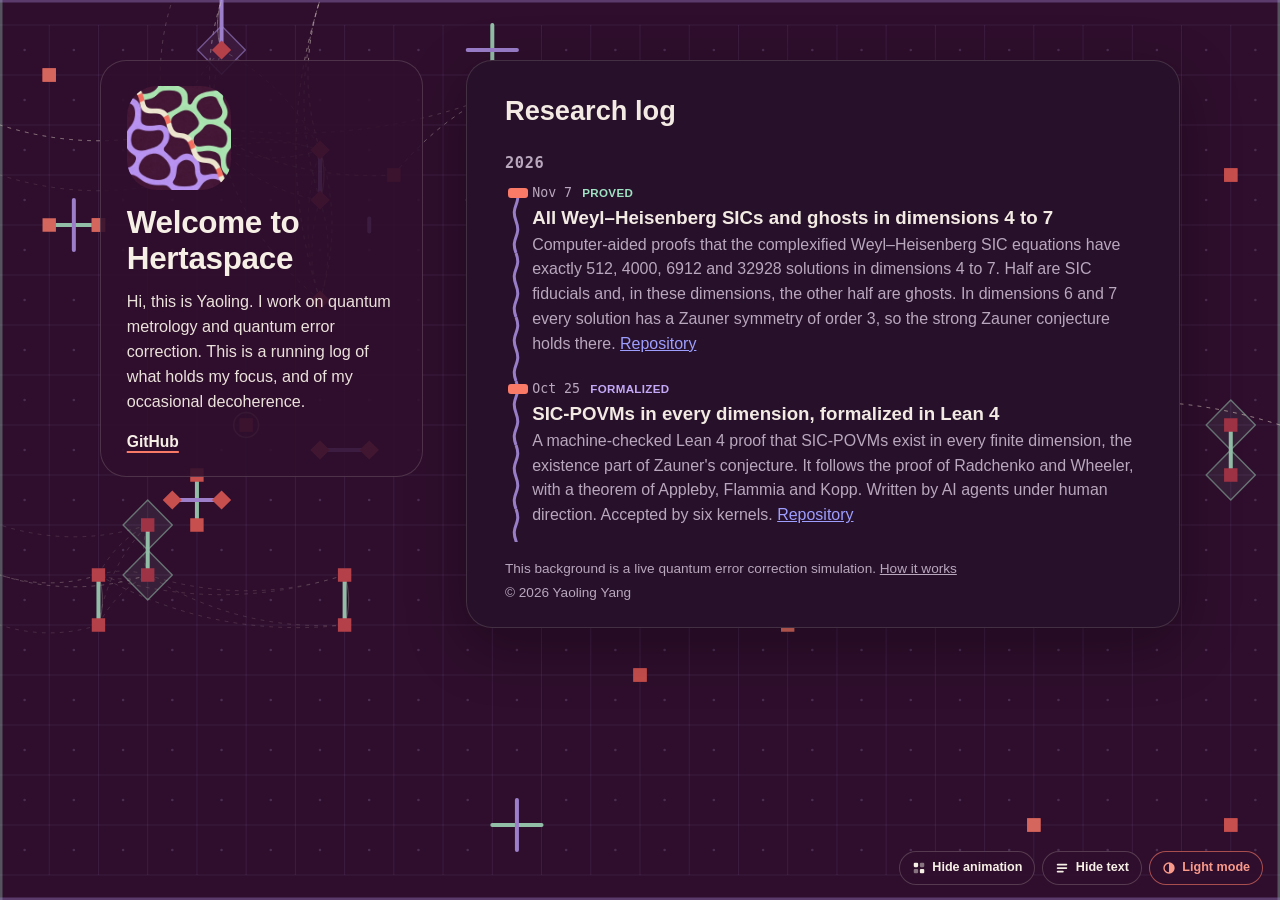
<file: index.html>
<!DOCTYPE html>
<html lang="en">
<head>
  <meta charset="utf-8">
  <meta name="viewport" content="width=device-width, initial-scale=1">
  <title>Hertaspace · Yaoling Yang</title>
  <meta name="description" content="Hertaspace is the log of Yaoling Yang: research, learning, and whatever else I find interesting, in quantum metrology and quantum error correction.">
  <link rel="canonical" href="https://hertaspace.github.io/">
  <meta property="og:title" content="Hertaspace · Yaoling Yang">
  <meta property="og:description" content="A log of research, learning, and whatever else I find interesting.">
  <meta property="og:image" content="https://hertaspace.github.io/avatar.jpg">
  <link rel="icon" href="avatar.jpg">
  <link rel="alternate" type="application/rss+xml" title="Research notes" href="feed.xml">
  <link rel="preload" href="fonts/newsreader-roman.woff2" as="font" type="font/woff2" crossorigin>
  <meta name="theme-color" content="#f0e9dd">
  <link rel="stylesheet" id="css-light" href="light.css">
  <link rel="stylesheet" id="css-dark" href="dark.css" media="not all">
  <script>(function(){var t="dark";try{t=localStorage.getItem("site-theme")||"dark"}catch(e){}var r=document.documentElement;r.dataset.theme=t;document.getElementById("css-light").media=t==="dark"?"not all":"all";document.getElementById("css-dark").media=t==="dark"?"all":"not all";document.querySelector('meta[name="theme-color"]').content=t==="dark"?"#2f0f2d":"#f0e9dd"})()</script>
  <script type="application/ld+json">
  {
    "@context": "https://schema.org",
    "@type": "Person",
    "name": "Yaoling Yang",
    "url": "https://hertaspace.github.io/",
    "image": "https://hertaspace.github.io/avatar.jpg",
    "knowsAbout": ["quantum metrology", "quantum error correction"],
    "sameAs": ["https://github.com/Hertaspace"]
  }
  </script>
</head>
<body>
<canvas id="bg-canvas" aria-hidden="true"></canvas>
<div class="shell">
  <aside class="intro">
    <img class="avatar" src="avatar.jpg" alt="" width="104" height="104">
    <h1>Welcome to Hertaspace</h1>
    <p class="bio">Hi, this is Yaoling. I work on quantum metrology and quantum error correction. This is a running log of what holds my focus, and of my occasional decoherence.</p>
    <p class="links"><a href="https://github.com/Hertaspace">GitHub</a></p>
  </aside>

  <main class="sheet">
    <header class="sheet-head">
      <h2>Research log</h2>
    </header>

    <section class="year">
      <h3>2026</h3>
      <ol class="log">
        <li class="entry">
          <p class="stamp"><time datetime="2026-11-07">Nov 7</time><span class="tag proved">Proved</span></p>
          <h4><a href="notes/sic-povm-counts.html">All Weyl–Heisenberg SICs and ghosts in dimensions 4 to 7</a></h4>
          <p>Computer-aided proofs that the complexified Weyl–Heisenberg SIC equations have exactly 512, 4000, 6912 and 32928 solutions in dimensions 4 to 7. Half are SIC fiducials and, in these dimensions, the other half are ghosts. In dimensions 6 and 7 every solution has a Zauner symmetry of order 3, so the strong Zauner conjecture holds there. <a href="https://github.com/Hertaspace/sic-povm-counts">Repository</a></p>
        </li>
        <li class="entry">
          <p class="stamp"><time datetime="2026-10-25">Oct 25</time><span class="tag formal">Formalized</span></p>
          <h4><a href="notes/sic-povms-lean.html">SIC-POVMs in every dimension, formalized in Lean 4</a></h4>
          <p>A machine-checked Lean 4 proof that SIC-POVMs exist in every finite dimension, the existence part of Zauner's conjecture. It follows the proof of Radchenko and Wheeler, with a theorem of Appleby, Flammia and Kopp. Written by AI agents under human direction. Accepted by six kernels. <a href="https://github.com/Hertaspace/sic-povm-lean">Repository</a></p>
        </li>
      </ol>
    </section>

    <footer>
      <p class="dark-only-note">This background is a live quantum error correction simulation. <a href="how-it-works.html">How it works</a></p>
      <p>&copy; 2026 Yaoling Yang</p>
    </footer>
  </main>
</div>
<script src="site.js" defer></script>
</body>
</html>
</file>
<file: light.css>
* { box-sizing: border-box; }
html { -webkit-text-size-adjust: 100%; scroll-behavior: smooth; }
body { margin: 0; }
img { max-width: 100%; }
.hero { display: flex; align-items: center; gap: 1.5rem; }
.avatar { flex-shrink: 0; object-fit: cover; }
.pubs, .notes, .projects { list-style: none; padding-left: 0; margin: 0; }
.notes .desc, .projects .desc { display: block; }
.note pre { overflow-x: auto; }
.katex-display { overflow-x: auto; overflow-y: hidden; }
@media (max-width: 560px) {
  .hero { flex-direction: column; align-items: flex-start; gap: 1rem; }
}
.sidenote { display: none; }
.status { margin: .35rem 0 0; font-size: .85rem; color: var(--muted); }
.toc, .reading { display: none; }
.note-footer { text-align: left; }

@font-face { font-family:"Newsreader"; src:url("fonts/newsreader-roman.woff2") format("woff2"); font-weight:200 800; font-style:normal; font-display:swap; }
@font-face { font-family:"Newsreader"; src:url("fonts/newsreader-italic.woff2") format("woff2"); font-weight:200 800; font-style:italic; font-display:swap; }
@font-face { font-family:"Plex Mono"; src:url("fonts/plexmono-400.woff2") format("woff2"); font-weight:400; font-display:swap; }
@font-face { font-family:"Plex Mono"; src:url("fonts/plexmono-500.woff2") format("woff2"); font-weight:500; font-display:swap; }
:root {
  color-scheme:light;
  --paper:#f0e9dd; --ink:#241423; --body:#3c2c3b; --soft:#625560; --hair:color-mix(in srgb,var(--ink) 14%,var(--paper)); --plum:#4f1f4c; --coral:#b23a25;
  --proved:#166048; --formal:#5b37a8; --numeric:#7f4500; --open:#5a5563; --preprint:#28558f; --note:#7a3b5e;
  --serif:"Newsreader","Iowan Old Style",Georgia,serif; --mono:"Plex Mono",ui-monospace,Menlo,monospace;
}
html { font-size:18.5px; background:var(--paper); -webkit-font-smoothing:antialiased; text-rendering:optimizeLegibility; }
body { margin:0; color:var(--body); background:var(--paper) radial-gradient(circle at center,color-mix(in srgb,var(--plum) 15%,transparent) .8px,transparent 1.1px) 0 0/25px 25px; font:400 1rem/1.5 var(--serif); font-optical-sizing:auto; font-variant-numeric:oldstyle-nums; }
::selection { background:#e6dbf5; color:var(--ink); }
a { color:inherit; text-decoration-color:color-mix(in srgb,var(--coral) 55%,transparent); text-decoration-thickness:1px; text-underline-offset:.17em; transition:color .15s, text-decoration-color .15s; }
a:hover { color:var(--coral); text-decoration-color:var(--coral); }
a:focus-visible { outline:2px solid var(--plum); outline-offset:3px; border-radius:2px; }

.shell { display:grid; grid-template-columns:17rem minmax(0,34rem); gap:5.5rem; justify-content:center; align-items:start; padding:6rem 2.5rem 5rem; }
.intro { position:sticky; top:6rem; }
.avatar { width:56px; height:56px; border-radius:15px; display:block; object-fit:cover; }
.intro h1 { margin:1.15rem 0 0; font:400 2.15rem/1.08 var(--serif); letter-spacing:-.018em; color:var(--ink); }
.bio { margin:.8rem 0 0; font-size:1rem; line-height:1.46; text-wrap:pretty; }
.links { display:flex; gap:1.05rem; margin:1rem 0 0; font-style:italic; }

.sheet-head { padding-bottom:.95rem; border-bottom:1px solid var(--ink); }
.sheet-head h2 { margin:0; font:400 1.5rem/1.15 var(--serif); letter-spacing:-.012em; color:var(--ink); }
.sheet-head p { margin:.25rem 0 0; font-size:.86rem; font-style:italic; color:var(--soft); }
.year { display:grid; grid-template-columns:4.6rem minmax(0,1fr); padding-top:1.5rem; }
.year + .year { margin-top:.55rem; border-top:1px solid var(--hair); }
.year h3 { margin:.3rem 0 0; font:500 .7rem/1 var(--mono); letter-spacing:.04em; color:var(--soft); }
.log { list-style:none; margin:0; padding:0; grid-column:1 / -1; }
.year h3 { grid-column:1; grid-row:1; }
.log { grid-row:1; }
.entry { display:grid; grid-template-columns:4.6rem minmax(0,1fr); column-gap:0; padding:0 0 1.45rem; }
.stamp { grid-column:2; display:flex; gap:.65rem; align-items:baseline; margin:0 0 .22rem; font:400 .68rem/1.3 var(--mono); }
.stamp time { color:var(--soft); }
.tag { font-weight:500; letter-spacing:.015em; }
.proved { color:var(--proved); } .formal { color:var(--formal); } .numeric { color:var(--numeric); } .open { color:var(--open); } .preprint { color:var(--preprint); }
.entry h4 { grid-column:2; margin:0; font:500 1.17rem/1.22 var(--serif); letter-spacing:-.006em; color:var(--ink); text-wrap:balance; }
.entry h4 a { text-decoration:none; background:linear-gradient(var(--coral),var(--coral)) 0 100%/0 1px no-repeat; transition:background-size .25s, color .15s; }
.entry h4 a:hover { background-size:100% 1px; color:var(--coral); }
.entry > p:last-child { grid-column:2; margin:.24rem 0 0; font-size:.94rem; line-height:1.42; color:var(--soft); text-wrap:pretty; }
.sheet footer { margin-top:.9rem; padding-top:.8rem; border-top:1px solid var(--hair); font-size:.76rem; color:var(--soft); }
.sheet footer p { margin:0; }

/* note page */
.topnav { display:flex; justify-content:space-between; max-width:35rem; margin:0 auto; padding:2.6rem 1.5rem 0; font-size:.9rem; font-style:italic; }
.topnav a { color:var(--soft); text-decoration:none; }
main.note { max-width:35rem; margin:0 auto; padding:3.4rem 1.5rem 5rem; line-height:1.56; }
.kicker { margin:0 0 .6rem; font:500 .68rem/1 var(--mono); letter-spacing:.03em; color:var(--coral); }
.note h1 { margin:0; font:400 2.25rem/1.1 var(--serif); letter-spacing:-.018em; color:var(--ink); text-wrap:balance; }
.note .meta { margin:.8rem 0 0; font-size:.9rem; font-style:italic; color:var(--soft); }
.note .status { font:400 .68rem/1.3 var(--mono); margin-top:.4rem; color:var(--soft); }
.abstract { margin:2rem 0; padding:1rem 0; border-top:1px solid var(--ink); border-bottom:1px solid var(--hair); font-size:.96rem; }
.abstract h2 { margin:0 0 .3rem; font:500 .68rem/1 var(--mono); letter-spacing:.03em; color:var(--soft); }
.abstract p { margin:.45rem 0 0; }
.note h2 { margin:2rem 0 .3rem; font:500 1.22rem/1.25 var(--serif); color:var(--ink); }
.note p { text-wrap:pretty; }
.note-footer { margin-top:2.6rem; padding-top:.2rem; border-top:1px solid var(--hair); font-size:.9rem; }
.note-footer h2 { font-size:.95rem; }
pre { margin:.6rem 0; padding:.8rem .95rem; overflow-x:auto; background:color-mix(in srgb,var(--ink) 5%,var(--paper)); border-radius:6px; font:400 .68rem/1.5 var(--mono); color:var(--body); }

@media (max-width:900px) {
  html { font-size:18px; }
  .shell { grid-template-columns:minmax(0,34rem); gap:2.6rem; padding:3rem 1.4rem 3.2rem; }
  .intro { position:static; }
}
@media (max-width:520px) {
  .year, .entry { grid-template-columns:minmax(0,1fr); }
  .year h3 { grid-column:1; grid-row:auto; margin:0 0 .8rem; }
  .log { grid-row:auto; }
  .stamp, .entry h4, .entry > p:last-child { grid-column:1; }
}

/* the live lattice belongs to the dark theme */
#bg-canvas, .hud { display:none; }
.dock { position:fixed; right:1.1rem; bottom:1rem; z-index:4; display:flex; gap:.4rem; }
.dock .dark-only { display:none; }
.dock button { display:flex; align-items:center; gap:.4rem; height:1.75rem; padding:0 .65rem; font:400 .64rem/1 var(--mono); color:var(--soft); background:color-mix(in srgb,var(--paper) 88%,transparent); -webkit-backdrop-filter:blur(6px); backdrop-filter:blur(6px); border:1px solid var(--hair); border-radius:999px; cursor:pointer; transition:color .15s, border-color .15s; }
.dock button:hover { color:var(--ink); border-color:var(--soft); }
.dock button:focus-visible { outline:2px solid var(--plum); outline-offset:2px; }
.dock svg { width:12px; height:12px; fill:currentColor; flex:none; }
@media (max-width:900px) {
  .dock { right:.7rem; bottom:.7rem; }
  .dock button { width:2.3rem; height:2.3rem; padding:0; justify-content:center; }
  .dock button span { display:none; }
  .dock svg { width:15px; height:15px; }
}
.legend, .toast { display:none; }
.tune { display:none; }
.tag-note { color:var(--note); }
.sheet footer p + p { margin-top:.25rem; }
.note table { width:100%; margin:1rem 0; border-collapse:collapse; font-size:.86rem; font-variant-numeric:lining-nums tabular-nums; }
.note th { text-align:left; font-weight:500; color:var(--ink); border-bottom:1px solid var(--ink); padding:.25rem .6rem .3rem 0; }
.note td { border-bottom:1px solid var(--hair); padding:.3rem .6rem .3rem 0; }
.note ul { margin:.6rem 0; padding-left:1.15rem; } .note li { margin-bottom:.32rem; }
.note code { font:400 .78em var(--mono); }
.dark-only-note { display:none; }
</file>
<file: dark.css>
* { box-sizing: border-box; }
html { -webkit-text-size-adjust: 100%; scroll-behavior: smooth; }
body { margin: 0; }
img { max-width: 100%; }
.hero { display: flex; align-items: center; gap: 1.5rem; }
.avatar { flex-shrink: 0; object-fit: cover; }
.pubs, .notes, .projects { list-style: none; padding-left: 0; margin: 0; }
.notes .desc, .projects .desc { display: block; }
.note pre { overflow-x: auto; }
.katex-display { overflow-x: auto; overflow-y: hidden; }
@media (max-width: 560px) {
  .hero { flex-direction: column; align-items: flex-start; gap: 1rem; }
}
.sidenote { display: none; }
.status { margin: .35rem 0 0; font-size: .85rem; color: var(--muted); }
.toc, .reading { display: none; }
.note-footer { text-align: left; }

:root {
  --plum:#2f0f2d; --paper:#fbf6ee; --ink:#2c1530; --soft:#6d5a70; --line:#e7dbe0;
  --violet:#6a3fbd; --mint:#1c7a5c; --coral:#d9513c; --amber:#a35a00; --grey:#6c6a78; --blue:#2d5fb5;
  --rail:#b598ee; --mark:#fa7a68;
}
:root {
  color-scheme:dark;
  --paper:#26102a; --ink:#f3ebe3; --soft:#b9a7bd; --line:#46284b;
  --violet:#c3a9f6; --mint:#9fe2c1; --coral:#ff9583; --amber:#f3bb74; --grey:#b0adc0; --blue:#9dc1f7;
  --rail:#6d4a8c;
}
html { font-size:17px; background:var(--plum); }
body { margin:0; min-height:100vh; color:var(--ink); background:transparent; font-family:-apple-system,BlinkMacSystemFont,"Segoe UI",Roboto,"Helvetica Neue",Arial,sans-serif; line-height:1.55; }
#bg-canvas { position:fixed; inset:0; width:100vw; height:100vh; z-index:-1; display:block; }
.shell { display:grid; grid-template-columns:19rem minmax(0,42rem); gap:2.5rem; justify-content:center; align-items:start; padding:3.5rem 2rem 6rem; }

.intro { position:sticky; top:2.5rem; color:#f6efe6; background:rgba(47,15,45,.88); border:1px solid rgba(245,236,220,.16); border-radius:26px; padding:1.5rem 1.5rem 1.3rem; }
.avatar { width:104px; height:104px; border-radius:30px; display:block; object-fit:cover; }
.intro h1 { margin:.9rem 0 0; font:750 1.85rem/1.12 ui-rounded,"SF Pro Rounded",-apple-system,sans-serif; letter-spacing:-.01em; }
.tagline { margin:.3rem 0 0; color:#c7f0d8; font-weight:600; font-size:.95rem; }
.bio { margin:.8rem 0 0; font-size:.95rem; color:#ece2dc; }
.links { display:flex; gap:1rem; margin:.9rem 0 0; }
.links a { color:#f6efe6; font-weight:650; font-size:.92rem; text-decoration-color:#fa7a68; text-underline-offset:4px; text-decoration-thickness:2px; }

.sheet { background:var(--paper); border-radius:26px; padding:2rem 2.25rem 1.4rem; box-shadow:0 18px 60px rgba(0,0,0,.28); border:1px solid transparent; }
.sheet, main.note { border-color:rgba(245,236,220,.14); }
.sheet-head h2 { margin:0; font:750 1.6rem/1.2 ui-rounded,"SF Pro Rounded",-apple-system,sans-serif; }
.sheet-head p { margin:.2rem 0 0; color:var(--soft); font-size:.92rem; }
.year { margin-top:1.7rem; }
.year h3 { margin:0 0 .7rem; font:700 .9rem/1 ui-monospace,"SF Mono",Menlo,monospace; color:var(--soft); letter-spacing:.04em; }
.log { list-style:none; margin:0; padding:0 0 0 1.6rem; position:relative; }
.log::before { content:""; position:absolute; left:.28rem; top:.35rem; bottom:.5rem; width:12px; background:url("data:image/svg+xml,%3Csvg xmlns='http://www.w3.org/2000/svg' width='12' height='64'%3E%3Cpath d='M6 0C12 16 0 16 6 32S0 48 6 64' fill='none' stroke='%23b598ee' stroke-width='3'/%3E%3C/svg%3E") repeat-y center top; opacity:.8; }
.entry { position:relative; padding-bottom:1.35rem; }
.entry::before { content:""; position:absolute; left:-1.42rem; top:.26rem; width:20px; height:10px; border-radius:3px; background:var(--mark); transition:transform .18s; }
.entry:hover::before { transform:scale(1.35); }
.stamp { margin:0; display:flex; gap:.6rem; align-items:baseline; font-size:.78rem; }
.stamp time { color:var(--soft); font-family:ui-monospace,"SF Mono",Menlo,monospace; }
.tag { font-weight:700; letter-spacing:.03em; text-transform:uppercase; font-size:.68rem; }
.proved { color:var(--mint); } .formal { color:var(--violet); } .numeric { color:var(--amber); } .open { color:var(--grey); } .preprint { color:var(--blue); }
.entry h4 { margin:.12rem 0 .15rem; font-size:1.1rem; font-weight:680; line-height:1.3; }
.entry h4 a { color:var(--ink); text-decoration:none; background:linear-gradient(var(--mark),var(--mark)) 0 100%/0 2px no-repeat; transition:background-size .22s; padding-bottom:1px; }
.entry h4 a:hover { background-size:100% 2px; }
.entry > p:last-child { margin:0; color:var(--soft); font-size:.94rem; }
.sheet footer { color:var(--soft); font-size:.8rem; padding-top:.4rem; }
.sheet footer p { margin:0; }

.reveal-on .entry { opacity:0; transform:translateY(14px); transition:opacity .45s, transform .45s; }
.reveal-on .entry.seen { opacity:1; transform:none; }

.hud { position:fixed; left:1rem; bottom:.9rem; z-index:2; margin:0; display:flex; flex-direction:column; gap:.05rem; max-width:24rem; padding:.5rem .75rem; border-radius:12px; font:11.5px/1.45 ui-monospace,"SF Mono",Menlo,monospace; color:#e8dfda; background:rgba(47,15,45,.88); border:1px solid rgba(245,236,220,.14); pointer-events:none; }
.hud .fails.hot { color:#fa9a8a; font-weight:700; }
.hud .hint { color:#a897a6; }
.hud:empty { display:none; }

/* note page */
.topnav { display:flex; gap:1.1rem; width:min(44rem,calc(100% - 2rem)); margin:1.5rem auto 0; font-weight:650; font-size:.9rem; }
.topnav a { color:#f6efe6; text-decoration:none; background:rgba(47,15,45,.72); padding:.2rem .7rem; border-radius:999px; }
main.note { width:min(44rem,calc(100% - 2rem)); margin:1rem auto 6rem; background:var(--paper); border-radius:26px; padding:2rem 2.25rem; box-sizing:border-box; box-shadow:0 18px 60px rgba(0,0,0,.28); }
.kicker { color:var(--coral); font-weight:700; font-size:.78rem; letter-spacing:.03em; text-transform:uppercase; margin:0 0 .3rem; }
.note h1 { margin:0; font:750 1.9rem/1.15 ui-rounded,"SF Pro Rounded",-apple-system,sans-serif; }
.note .meta { margin:.3rem 0 0; color:var(--soft); font-size:.9rem; }
.note h2 { font-size:1.2rem; margin:1.5rem 0 .4rem; }
.abstract { border-left:4px solid var(--rail); padding-left:1rem; margin:1.2rem 0; }
.abstract h2 { margin-top:0; font-size:1rem; }
.note a { color:var(--violet); }
pre { font-size:.78rem; background:rgba(127,90,160,.1); border-radius:10px; padding:.7rem .9rem; }

@media (max-width:960px) {
  .shell { grid-template-columns:minmax(0,1fr); gap:1rem; padding:1rem .75rem 1rem; }
  .intro { position:static; }
  .sheet { padding:1.5rem 1.25rem 1rem; }
  main.note { padding:1.5rem 1.25rem; }
  .hud { position:static; max-width:none; margin:0 .75rem 1.5rem; }
  .hud .hint { display:none; }
}

/* display switches */
.dock { position:fixed; right:1rem; bottom:.9rem; z-index:4; display:flex; gap:.4rem; }
.dock button { display:flex; align-items:center; gap:.4rem; height:2rem; padding:0 .7rem; font:600 .74rem/1 -apple-system,BlinkMacSystemFont,"Segoe UI",Roboto,sans-serif; color:#f6efe6; background:rgba(47,15,45,.9); border:1px solid rgba(245,236,220,.2); border-radius:999px; cursor:pointer; transition:border-color .15s, color .15s; }
.dock button:hover { border-color:#fa7a68; }
.dock button:focus-visible { outline:2px solid #a9e5c3; outline-offset:2px; }
.dock button.off { color:#fa9a8a; border-color:rgba(250,122,104,.6); }
.dock svg { width:14px; height:14px; fill:currentColor; flex:none; }
.shell, main.note, .topnav, .hud { transition:opacity .25s, visibility .25s; }
body.panels-hidden .shell, body.panels-hidden main.note, body.panels-hidden .topnav, body.panels-hidden .hud { opacity:0; visibility:hidden; }
body.panels-hidden { overflow:hidden; }
.hud { display:none; }
body.hud-shown .hud { display:flex; }
body.anim-hidden .hud { display:none; }
body.anim-hidden .dock .details, body.panels-hidden .dock .details { display:none; }
@media (max-width:960px) {
  .dock { right:.6rem; bottom:.6rem; }
  .dock button { width:2.5rem; height:2.5rem; padding:0; justify-content:center; }
  .dock button span { display:none; }
  .dock svg { width:16px; height:16px; }
}

/* the background steps back while someone is reading */
#bg-canvas { opacity:.82; transition:opacity .7s; }
body:has(.sheet:hover, .intro:hover, main.note:hover) #bg-canvas { opacity:.5; }
body.panels-hidden #bg-canvas { opacity:1; }

/* demo legend and failure notice, shown only with the text hidden */
.legend, .toast { display:none; }
body.panels-hidden .legend { display:block; position:fixed; left:1rem; bottom:.9rem; z-index:3; max-width:24rem; padding:.6rem .8rem; color:#efe6e0; background:rgba(47,15,45,.9); border:1px solid rgba(245,236,220,.16); border-radius:12px; font:11.5px/1.5 ui-monospace,"SF Mono",Menlo,monospace; pointer-events:none; }
body.anim-hidden .legend, body.anim-hidden .toast { display:none !important; }
.legend-title { margin:0 0 .3rem; color:#f6efe6; font-weight:700; }
.legend ul { list-style:none; display:grid; grid-template-columns:1fr 1fr; gap:.05rem .9rem; margin:0; padding:0; }
.legend li { display:flex; align-items:center; gap:.4rem; }
.legend i { flex:none; display:inline-block; width:10px; height:10px; border-radius:50%; }
.legend .k-x { background:#a9e5c3; } .legend .k-z { background:#b598ee; }
.legend .k-fired { background:#fa7a68; border-radius:2px; }
.legend .k-msg { width:12px; height:0; border-radius:0; border-top:2px solid #f5ecdc; }
.legend .k-fix { background:none; border:2px solid #f5ecdc; box-sizing:border-box; }
.legend .k-long { width:12px; height:0; border-radius:0; border-top:1px dashed #cdb9f5; }
.legend-stats { margin:.35rem 0 0; color:#b9a7bd; }
.toast { position:fixed; left:50%; top:1.2rem; z-index:3; transform:translateX(-50%); padding:.3rem .8rem; color:#2f0f2d; background:#fa7a68; border-radius:999px; font:600 12px/1.3 ui-monospace,"SF Mono",Menlo,monospace; opacity:0; pointer-events:none; }
body.panels-hidden .toast.show { display:block; animation:notice 2.4s ease forwards; }
@keyframes notice { 0%, 100% { opacity:0; } 10%, 80% { opacity:1; } }
@media (max-width:640px) { body.panels-hidden .legend { left:.5rem; right:.5rem; bottom:3.6rem; max-width:none; } }

/* demo settings */
.tune { display:none; }
body.panels-hidden .tune { display:grid; gap:.5rem; position:fixed; right:1rem; top:1rem; z-index:3; width:15.5rem; padding:.7rem .8rem; color:#efe6e0; background:rgba(47,15,45,.92); border:1px solid rgba(245,236,220,.16); border-radius:12px; font:11.5px/1.4 ui-monospace,"SF Mono",Menlo,monospace; }
body.anim-hidden .tune { display:none !important; }
.tune label { display:grid; gap:.15rem; }
.tune label span { display:flex; justify-content:space-between; gap:.6rem; }
.tune output { color:#fa9a8a; font-weight:700; }
.tune input[type="range"] { width:100%; margin:0; height:1.1rem; accent-color:#fa7a68; cursor:pointer; background:transparent; }
.tune input:focus-visible, .tune button:focus-visible { outline:2px solid #a9e5c3; outline-offset:2px; }
.tune button { justify-self:end; padding:.2rem .65rem; color:#f6efe6; background:transparent; border:1px solid rgba(245,236,220,.28); border-radius:999px; font:inherit; cursor:pointer; }
.tune button:hover { border-color:#fa7a68; }
@media (max-width:640px) { body.panels-hidden .tune { left:.5rem; right:.5rem; top:.5rem; width:auto; gap:.2rem; padding:.45rem .6rem; } }

.tune-row { display:flex; justify-content:space-between; gap:.5rem; }
.tune-row button { justify-self:auto; }
.legend-solid { display:none; margin:.3rem 0 0; color:#e9dfd6; }
.legend.solid .legend-solid { display:block; }

body.panels-hidden #bg-canvas { touch-action:none; }
.tune-views { display:grid; grid-template-columns:repeat(4,1fr); border:1px solid rgba(245,236,220,.28); border-radius:999px; overflow:hidden; }
.tune-views button { justify-self:stretch; padding:.25rem 0; border:0; border-radius:0; }
.tune-views button + button { border-left:1px solid rgba(245,236,220,.16); }
.tune-views button:hover { color:#fa9a8a; }
.tune-views button[aria-pressed="true"] { color:#2f0f2d; background:#fa9a8a; font-weight:700; }
.tune-views button:focus-visible { outline-offset:-3px; }
.tag-note { color:#e8a6c4; }
.sheet footer p + p { margin-top:.2rem; }
.sheet footer a { color:var(--soft); }
.legend-title a { margin-left:.5rem; color:#a9e5c3; font-weight:400; pointer-events:auto; }
.note table { width:100%; margin:1rem 0; border-collapse:collapse; font-size:.9rem; }
.note th { text-align:left; border-bottom:1px solid var(--ink); padding:.25rem .6rem .3rem 0; }
.note td { border-bottom:1px solid var(--line); padding:.3rem .6rem .3rem 0; }
.note ul { padding-left:1.2rem; } .note li { margin-bottom:.3rem; }
.note code { font:.85em ui-monospace,"SF Mono",Menlo,monospace; }
main.note p { line-height:1.6; }
.dark-only-note { display:block; }
</file>
